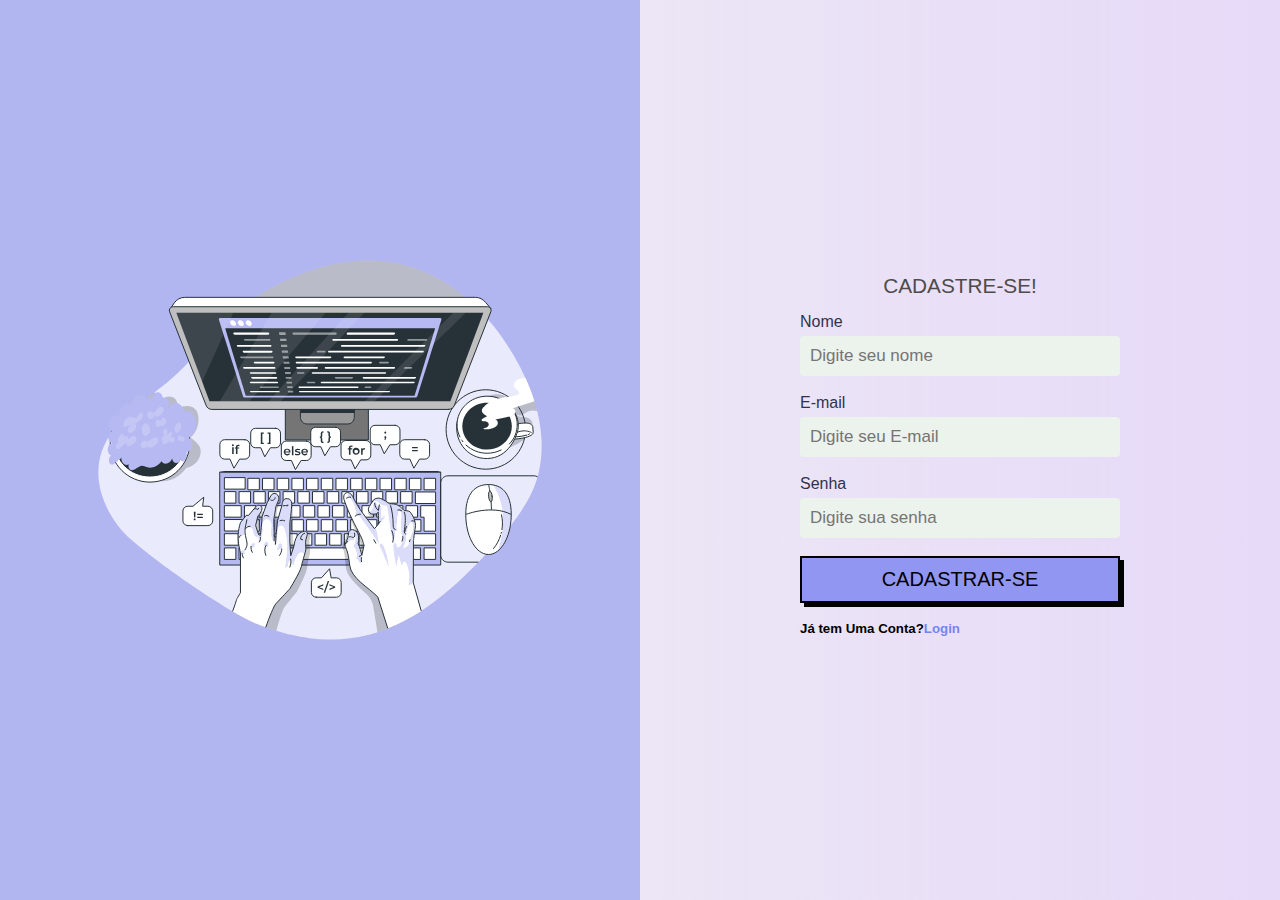
<file: cadastro.html>
<!DOCTYPE html>

<html lang="pt-br">
	<head>
		<meta charset="utf-8">
		<meta name="author" content="@Tallia-Sousa"> 
	    <meta name="keywords" content="sites, web, cadastro, Login">
		<meta http-equiv="X-UA-Compatible" content="IE=edge">
		<meta name="theme-color" content="#9196F2"/>
		<title>cadastro</title>
		<meta name="description" content="Tela De Login">
		<meta name="viewport" content="width=device-width, initial-scale=1">
		<link rel="stylesheet" href="css/style.css">

		<link rel="stylesheet" href="https://cdnjs.cloudflare.com/ajax/libs/font-awesome/6.1.0/css/all.min.css" integrity="sha512-10/jx2EXwxxWqCLX/hHth/vu2KY3jCF70dCQB8TSgNjbCVAC/8vai53GfMDrO2Emgwccf2pJqxct9ehpzG+MTw==" crossorigin="anonymous" referrerpolicy="no-referrer" />
		
	</head>
	<body>
		<div class="icone-voltar">
			<a href="index.html" aria-label="link do icone para voltar a página anterior">
				<i class="fa-solid fa-angle-left"></i>
		</a></div>
		<div class="container-cadastro">
			
			<div class="img-x">
				
				<img src="fotos/cadastro.svg" alt="Imagem tela cadastro">
				
			</div>

			
			  <div class="content-box">
				
				<div class="form-box">
					<legend class="cadastro">Cadastre-se!</legend>
					<form>
						<div class="input-bx">
							<span>Nome</span> 
							<input required type="text" placeholder="Digite seu nome" id="Nome">
						</div>
						<br>
						<div class="input-bx">
							<span>E-mail</span> 
							<input required type="email" placeholder="Digite seu E-mail" id="Email">
						</div>
						<br>
						
						<div class="input-bx">
							<span>Senha</span> 
							<input required type="password" placeholder="Digite sua senha" id=Senha>
						</div>
						<br>
						<div class="input-bx">
							<input type="submit" id="submit" value="Cadastrar-se">
						</div>
						
						<br>
						
						<h5>Já tem Uma  Conta?<a href="login.html" class="linkcadastro">Login</a></h5>
					
					</form>
					
				</div>
			  </div>
		</div>	
		<script src="./jss/sclipt.js"></script>
	</body>
</html>
</file>
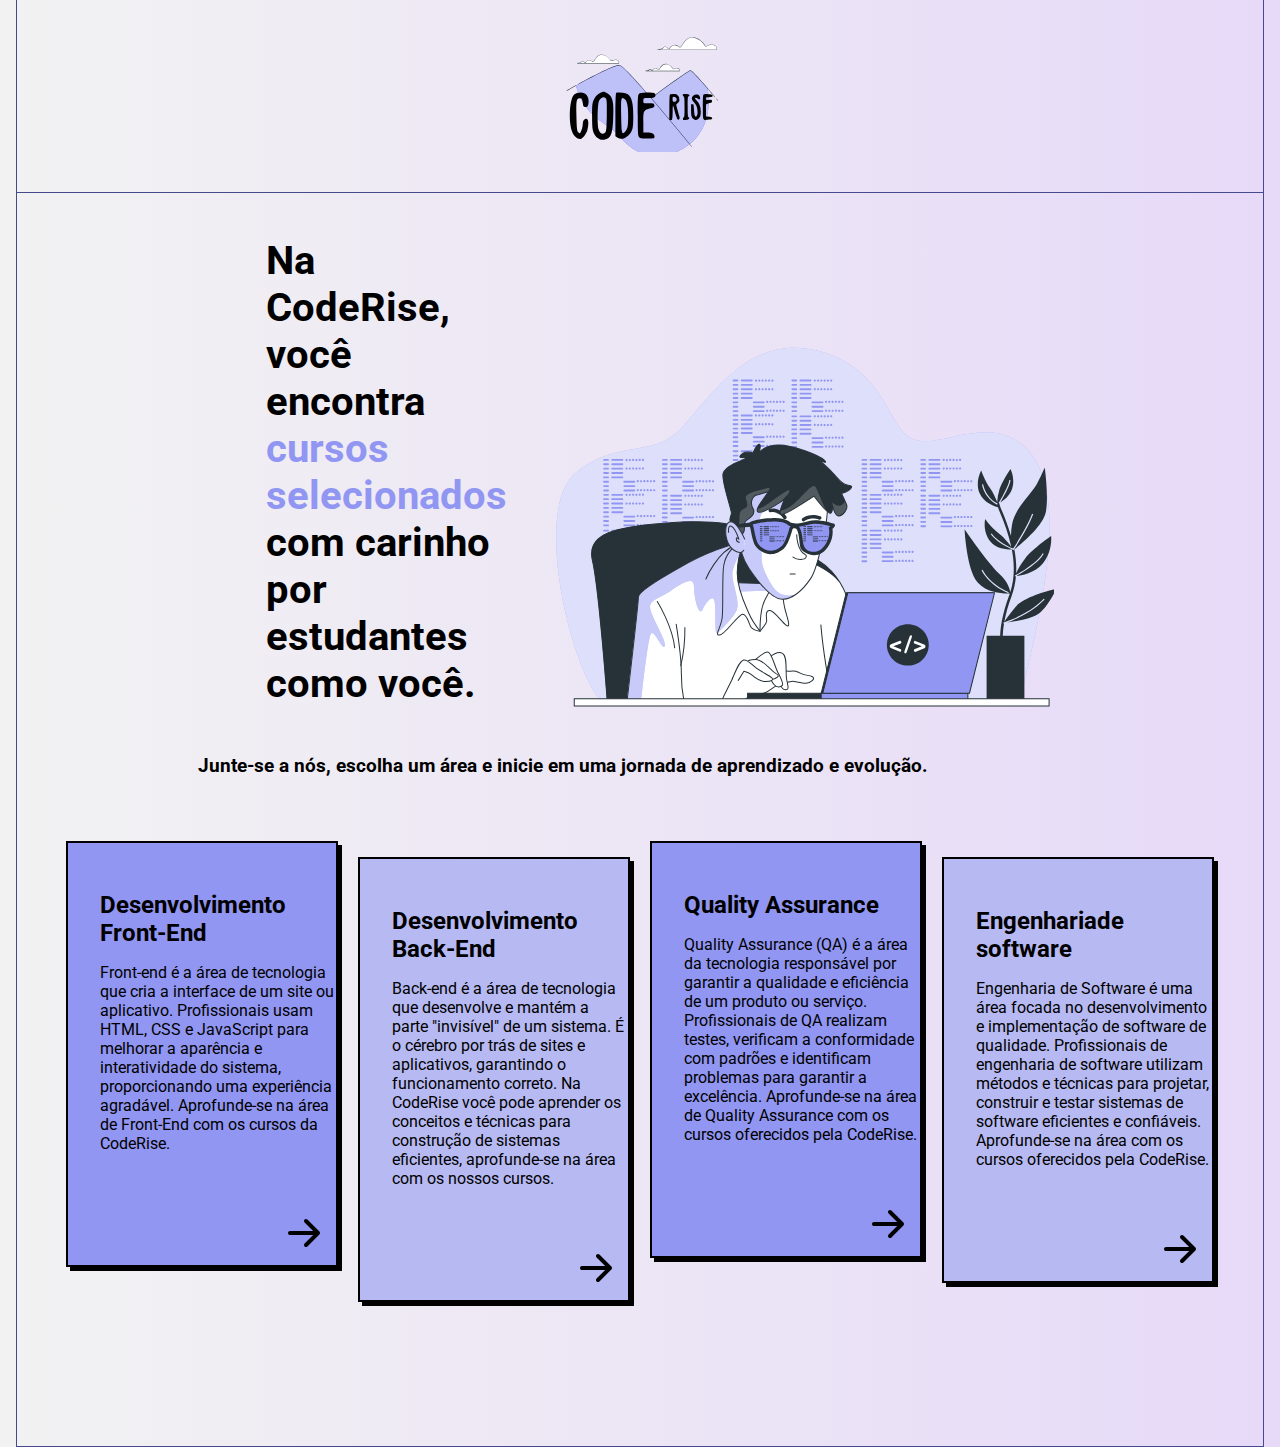
<file: cursos.html>
<!DOCTYPE html>
<html lang="pt-br">
<head>
    <meta charset="UTF-8">
    <meta http-equiv="X-UA-Compatible" content="IE=edge">
    <meta name="viewport" content="width=device-width, initial-scale=1.0">
    <title>Cursos</title>
    <link rel="stylesheet" href="css/stylee.css">
</head>
<body>
    <header id="cabecalho" class="borda">
        <a href="index.html"><img src="fotos/LogoCodeRise.svg" id="logo" alt="logo"></a>
    </header>
    <main class="borda">
        <div class="containerb">
            
                
                
                <div class="textoImge">
                    <h2 class="item-1b">
                        Na CodeRise, você
                        encontra <span class="text-primary">cursos selecionados</span> com carinho por estudantes
                        como você.
                    </h2>
                    
                    <img class= "item-2" src="fotos/GarotoCodando.svg" alt="Garoto Codando">
                </div>
                
                    <h3 class="item-3">
                        Junte-se a nós, escolha um área e inicie
                        em uma jornada de aprendizado e evolução.
                    </h3>
                
        </div>
                
        <section class="courses-section">
            <div class="cards">
                <article class="card">
                    
                    <strong>Desenvolvimento Front-End</strong>
                    <p>
                        Front-end é a área de tecnologia que cria a interface de um site ou aplicativo. Profissionais usam HTML, CSS e JavaScript para melhorar a aparência e interatividade do sistema, proporcionando uma experiência agradável. Aprofunde-se na área de Front-End com os cursos da CodeRise.</p>
                    <a href="#">
                        <img src="fotos/arrow-right.svg" alt="Ir para página do curso">
                    </a>
                </article>
                 <article class="card">
                    
                    <strong>Desenvolvimento Back-End</strong>
                    <p>Back-end é a área de tecnologia que desenvolve e mantém a parte "invisível" de um sistema. É o cérebro por trás de sites e aplicativos, garantindo o funcionamento correto. Na CodeRise você pode aprender os conceitos e técnicas para construção de sistemas eficientes, aprofunde-se na área com os nossos cursos.</p>
                    <a href="#">
                        <img src="fotos/arrow-right.svg" alt="Ir para página do curso">
                    </a>
                </article>
                 <article class="card">
                    
                    <strong>Quality Assurance</strong>
                    <p>Quality Assurance (QA) é a área da tecnologia responsável por garantir a qualidade e eficiência de um produto ou serviço. Profissionais de QA realizam testes, verificam a conformidade com padrões e identificam problemas para garantir a excelência. Aprofunde-se na área de Quality Assurance com os cursos oferecidos pela CodeRise.</p>
                    <a href="#">
                        <img src="fotos/arrow-right.svg" alt="Ir para página do curso">
                    </a>
                </article>
                 <article class="card">
                   
                    <strong>Engenhariade software</strong>
                    <p>Engenharia de Software é uma área focada no desenvolvimento e implementação de software de qualidade. Profissionais de engenharia de software utilizam métodos e técnicas para projetar, construir e testar sistemas de software eficientes e confiáveis. Aprofunde-se na área com os cursos oferecidos pela CodeRise.</p>
                    <a href="#">
                        <img src="fotos/arrow-right.svg" alt="Ir para página do curso">
                    </a>
                </article>
            </div>
        </section>
    </main>
</body>
</html>
</file>
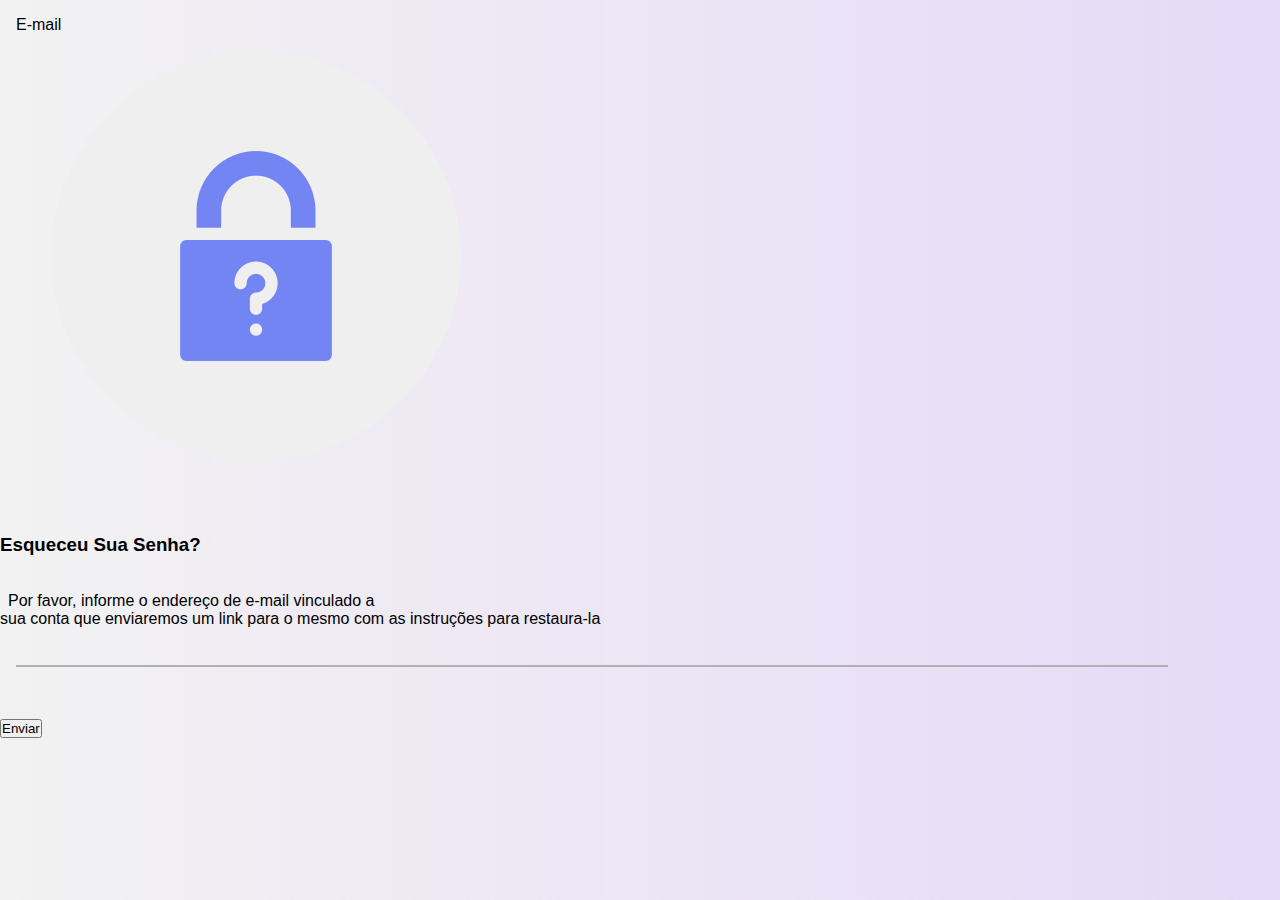
<file: esqueceu a senha.html>
<!DOCTYPE html>
<html lang="pt-br">
	<head>
		<meta charset="utf-8">
		<meta name="author" content="@Tallia-Sousa"> 
	    <meta name="keywords" content="sites, web, cadastro">
		<meta http-equiv="X-UA-Compatible" content="IE=edge">
		<title>Recuperçaõ de senha</title>
		<meta name="description" content="Tela De Cadastro">
		<meta name="viewport" content="width=device-width, initial-scale=1">
		<link rel="stylesheet" href="css/style.css">
		
		<meta name="theme-color" content="#7285f2"/>
		<link rel="stylesheet" href="https://cdnjs.cloudflare.com/ajax/libs/font-awesome/6.1.0/css/all.min.css" integrity="sha512-10/jx2EXwxxWqCLX/hHth/vu2KY3jCF70dCQB8TSgNjbCVAC/8vai53GfMDrO2Emgwccf2pJqxct9ehpzG+MTw==" crossorigin="anonymous" referrerpolicy="no-referrer" />
	<body>

		<div class="fundo-bx">
		            <div class="header">
                      
					 <div class="logo-voltar">
						<a href="login.html" aria-label="link do icone para voltar a página anterior">
							<i class="fa-solid fa-angle-left"></i>
					</a></div> 
					</div>
				
			
				<div class="img-box">
					<img src="fotos/esqueceu-sua-senha(1).png" alt="Imagem cadeado esqueceu sua senha" id="imgb"> 
				</div>
				<br>
				<h3>Esqueceu Sua Senha?</h3> 
				<br><br>
				<div class="texto">
					 <legend id="texto-l">Por favor, informe o
					  endereço de e-mail vinculado
					 a <br>sua conta que enviaremos
					 um link para o mesmo com as
					 instruções para restaura-la
					 </legend>
				 </div>
				 
				
				<div class="f-box">
					<!-- <form-box> -->
					<form action="">
							<div class="input-f">
								
								<input type="text" nome="email" id="email" class="inputuser" required>
								
								<label for="email" class="lab-input">E-mail</label>
							</div>
							
							<br><br>
							
					</form>

					
					<div class="inputbx">
						<input type="submit" value="Enviar" >
					</div>
					
				</div>
				
			</div>
		</body>
		</html>
</file>
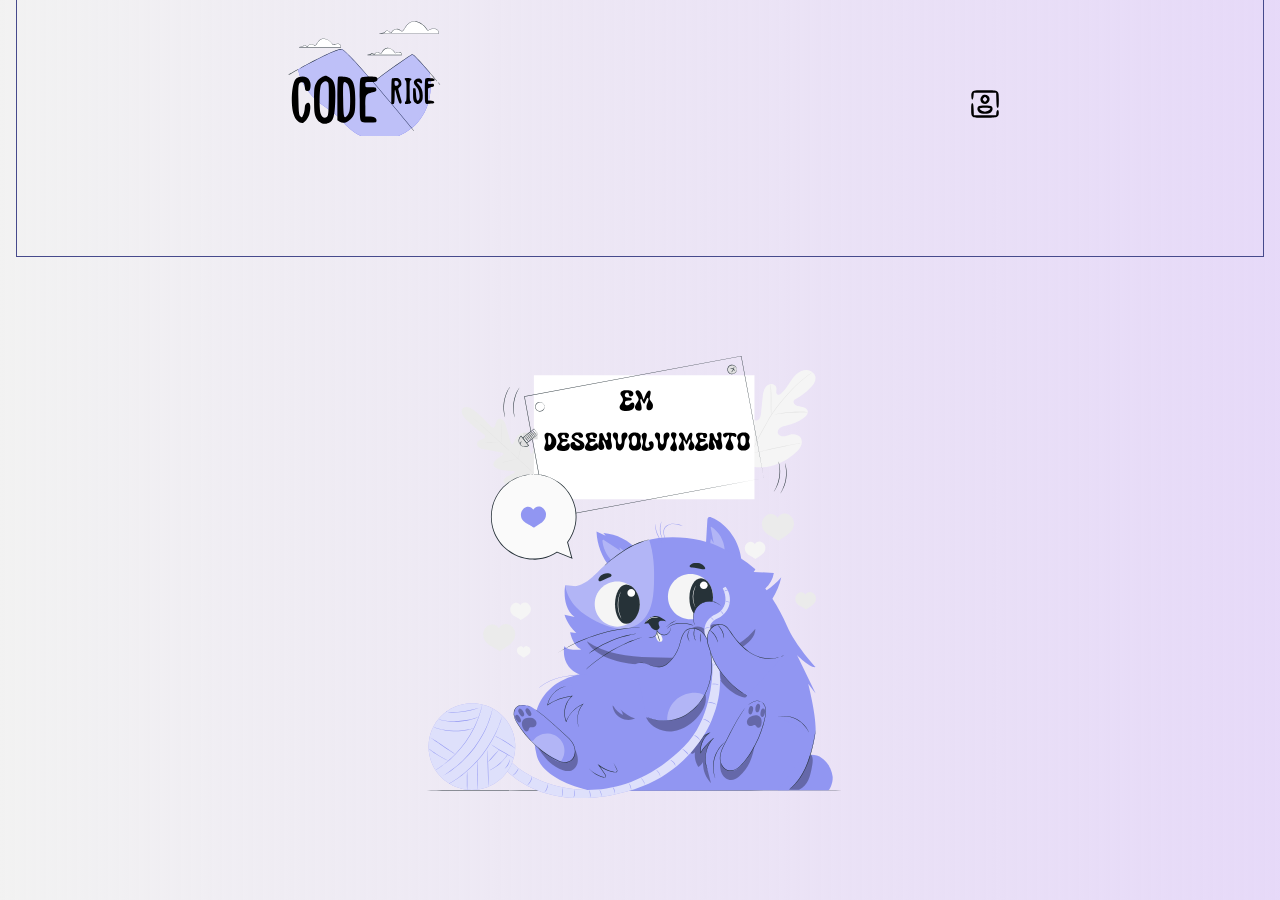
<file: jornadaBack.html>
<!DOCTYPE html>
<html lang="pt-br">
<head>
    <meta charset="utf-8">
    <meta name="author" content="@James Morais"> 
    <meta name="keywords" content="sites, web, Cursos, Jornada Back-End">
    <meta http-equiv="X-UA-Compatible" content="IE=edge">
    <meta name="theme-color" content="#9196F2"/>
    <title>Bases do Desenvolvimento de Software</title>
    <meta name="description" content="Tela De Jornada Back-End">
    <meta name="viewport" content="width=device-width, initial-scale=1">
    <title>Jornada Back-End</title>
    <link rel="stylesheet" href="css/stylee.css">


</head>
<body>
    <header class="borda">
        <nav class="jornada">
            <a href="index.html"><img src="fotos/LogoCodeRise.svg" id="logo" alt="logo"></a>
          <div>
            <a href="perfil.html"><img src="fotos/perfilIcon.svg" alt="icon"></a>
            
          </div>
        </nav>
    </header>
 
        <main>
            <img class="em-dev" src="fotos/EmDev.svg" alt="Em desenvolvimento">
        </main>
  
   <!-- <section class="borda">
        <div class="containerJornada">
            <h2 class="cardJornada">Vídeos</h2>
            <div class="caixaJornada">
                
                <div class="textoJornada">
                    <h3>Antes de começar com o curso de Back-End é importante escolher uma linguagem de programação para aprender.
                        <br><br> Escolha uma das playlists abaixo:</h3>
                    <ul class="ul-anormal">
                        <li><a href="https://www.youtube.com/watch?v=LnORjqZUMIQ&list=PLGxZ4Rq3BOBq0KXHsp5J3PxyFaBIXVs3r">java</a></li>
                        <li><a href="https://www.youtube.com/watch?v=S9uPNppGsGo&list=PLvE-ZAFRgX8hnECDn1v9HNTI71veL3oW0">python</a></li>

                    </ul>
                    <br><br>
                    <h2>
                        Entendendo Back-end para Iniciantes
                    </h2>
                    <p>por Fabio Akita</p>
                </div>
                <div class="container-video">
                    <div class="div-video"><iframe width="560" height="315" src="https://www.youtube.com/embed/Qjk-cSW-jk4" title="YouTube video player" frameborder="0" allow="accelerometer; autoplay; clipboard-write; encrypted-media; gyroscope; picture-in-picture; web-share" allowfullscreen></iframe></div>
                </div>
            </div>
            <div class="caixaJornada">
                <div class="textoJornada">
                    <h2>
                        Desenvolvimento Back-end em Java
                    </h2>
                    <p>por Sergio Delfino</p>
                </div>
                <div class="container-video">
                    <div class="div-video"><iframe width="560" height="315" src="https://www.youtube.com/embed/Dk0uZ1SrY2M" title="YouTube video player" frameborder="0" allow="accelerometer; autoplay; clipboard-write; encrypted-media; gyroscope; picture-in-picture; web-share" allowfullscreen></iframe></div>
                </div>
            </div>

            <div class="caixaJornada">
                <div class="textoJornada">
                    <h2>
                        imersão Back-end
                    </h2>
                    <p>por Flutterando</p>
                </div>
                <div class="container-video">
                    <div class="div-video"><iframe width="560" height="315" src="https://www.youtube.com/embed/kjpGyuoKGVg" title="YouTube video player" frameborder="0" allow="accelerometer; autoplay; clipboard-write; encrypted-media; gyroscope; picture-in-picture; web-share" allowfullscreen></iframe></div>
                </div>
            </div>
        </div>
    </section>
    <section class="borda">
        <div class="containerJornada">
            <h2 class="cardJornada">
                links Úteis
            </h2>
            <br><br>
            <ul class="ul-anormal">
                <li><a href="https://core.ac.uk/download/pdf/153403868.pdf">Deseenvolvimento Back-end </a></li>
            </ul>
        </div>
    </section>
    
    <section class="borda">
        <div class="containerJornada">
            <h2 class="cardJornada">
                Grupo(s)
            </h2>
        </div>
        <br><br>
        <ul class="ul-anormal">
            <li>
                <a href="#">BackendTelegram</a>
            </li>
        </ul>
    </section>-->
</main>
</body>
</html>
</file>
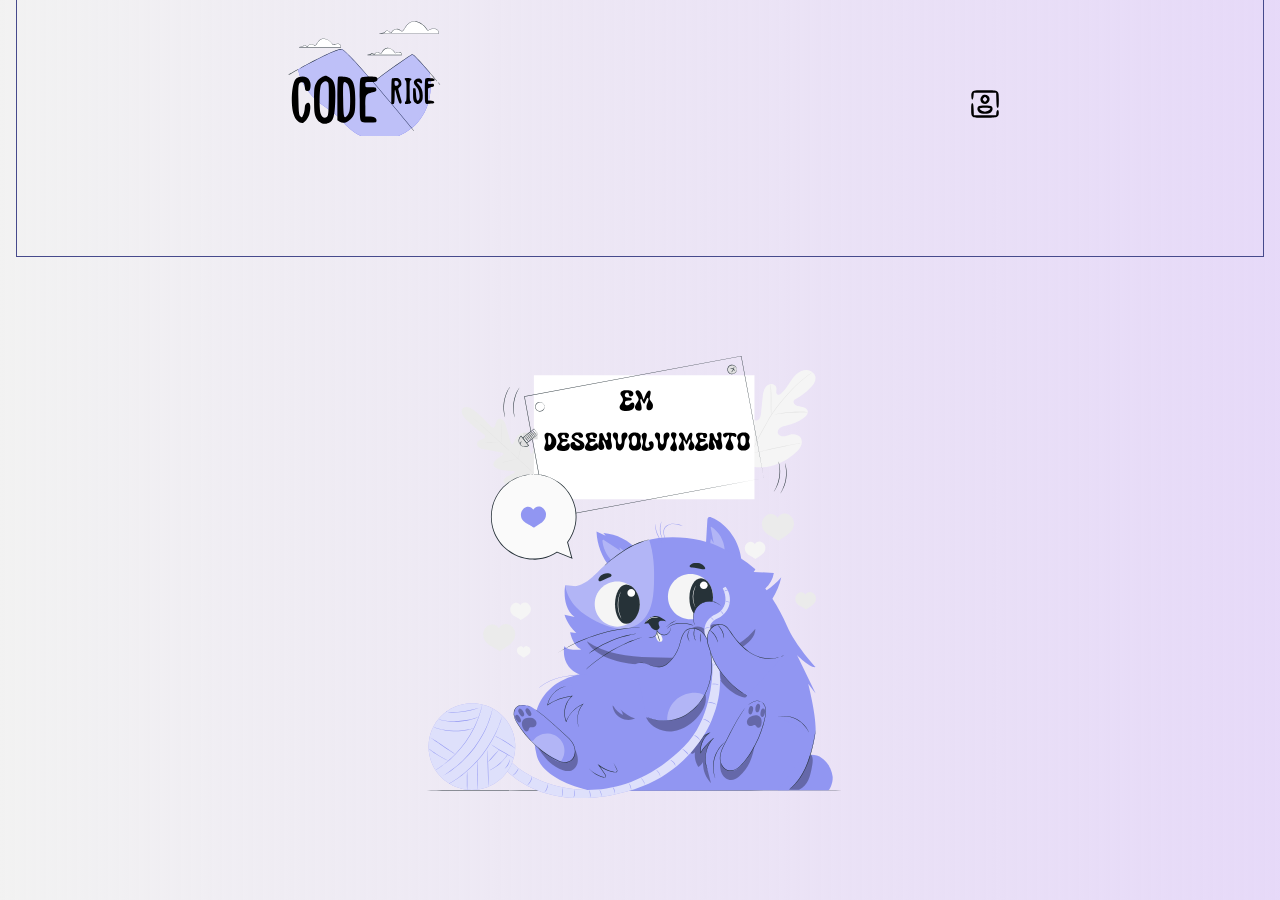
<file: jornadaBases.html>
<!DOCTYPE html>
<html lang="pt-br">
<head>
    
    <meta charset="utf-8">
    <meta name="author" content="@James Morais"> 
    <meta name="keywords" content="sites, web, Cursos, Jornada Bases">
    <meta http-equiv="X-UA-Compatible" content="IE=edge">
    <meta name="theme-color" content="#9196F2"/>
    <title>Bases do Desenvolvimento de Software</title>
    <meta name="description" content="Tela De Jornada Bases">
    <meta name="viewport" content="width=device-width, initial-scale=1">
    <link rel="stylesheet" href="css/stylee.css">
</head>
<body>
    <header class="borda">
        <nav class="jornada">
            <a href="index.html"><img src="fotos/LogoCodeRise.svg" id="logo" alt="logo"></a>
          <div>
            <a href="perfil.html"><img src="fotos/perfilIcon.svg" alt="icon"></a>
          </div>
        </nav>
    </header>
<main>
    <img class="em-dev" src="fotos/EmDev.svg" alt="Em desenvolvimento">
   <!-- <section class="borda">
        <div class="containerJornada">
            <h2 class="cardJornada">Linguagens</h2>
            <div class="caixaJornada">
                <div class="textoJornada">
                    <h2>
                        Início Rápido em
                        Teste de Software
                    </h2>
                    <p>por Iterasys</p>
                </div>
                <div class="container-video">
                    <div class="div-video"><iframe width="560" height="315" src="https://www.youtube.com/embed/videoseries?list=PL-AKz4Dl9nK-8-IQRxeouw8cYRfsyKO9f" title="YouTube video player" frameborder="0" allow="accelerometer; autoplay; clipboard-write; encrypted-media; gyroscope; picture-in-picture; web-share" allowfullscreen></iframe></div>
                </div>
            </div>
            <div class="caixaJornada">
                <div class="textoJornada">
                    <h2>
                        Início Rápido em
                        Teste de Software
                    </h2>
                    <p>por Iterasys</p>
                </div>
                <div class="container-video">
                    <div class="div-video"><iframe width="560" height="315" src="https://www.youtube.com/embed/videoseries?list=PL-AKz4Dl9nK-8-IQRxeouw8cYRfsyKO9f" title="YouTube video player" frameborder="0" allow="accelerometer; autoplay; clipboard-write; encrypted-media; gyroscope; picture-in-picture; web-share" allowfullscreen></iframe></div>
                </div>
            </div>
        </div>
        <div class="containerJornada">
            <h2 class="cardJornada">Vídeos</h2>
            <div class="caixaJornada">
                <div class="textoJornada">
                    <h2>
                        Início Rápido em
                        Teste de Software
                    </h2>
                    <p>por Iterasys</p>
                </div>
                <div class="container-video">
                    <div class="div-video"><iframe width="560" height="315" src="https://www.youtube.com/embed/videoseries?list=PL-AKz4Dl9nK-8-IQRxeouw8cYRfsyKO9f" title="YouTube video player" frameborder="0" allow="accelerometer; autoplay; clipboard-write; encrypted-media; gyroscope; picture-in-picture; web-share" allowfullscreen></iframe></div>
                </div>
            </div>
            <div class="caixaJornada">
                <div class="textoJornada">
                    <h2>
                        Início Rápido em
                        Teste de Software
                    </h2>
                    <p>por Iterasys</p>
                </div>
                <div class="container-video">
                    <div class="div-video"><iframe width="560" height="315" src="https://www.youtube.com/embed/videoseries?list=PL-AKz4Dl9nK-8-IQRxeouw8cYRfsyKO9f" title="YouTube video player" frameborder="0" allow="accelerometer; autoplay; clipboard-write; encrypted-media; gyroscope; picture-in-picture; web-share" allowfullscreen></iframe></div>
                </div>
            </div>
        </div>
    </section>
    <section class="borda">
        <div class="containerJornada">
            <h2 class="cardJornada">
                Documentos
            </h2>
        </div>
    </section>
    
    <section class="borda">
        <div class="containerJornada">
            <h2 class="cardJornada">
                Grupo(s)
            </h2>
        </div>
    </section>-->
</main>
</body>
</html>
</file>
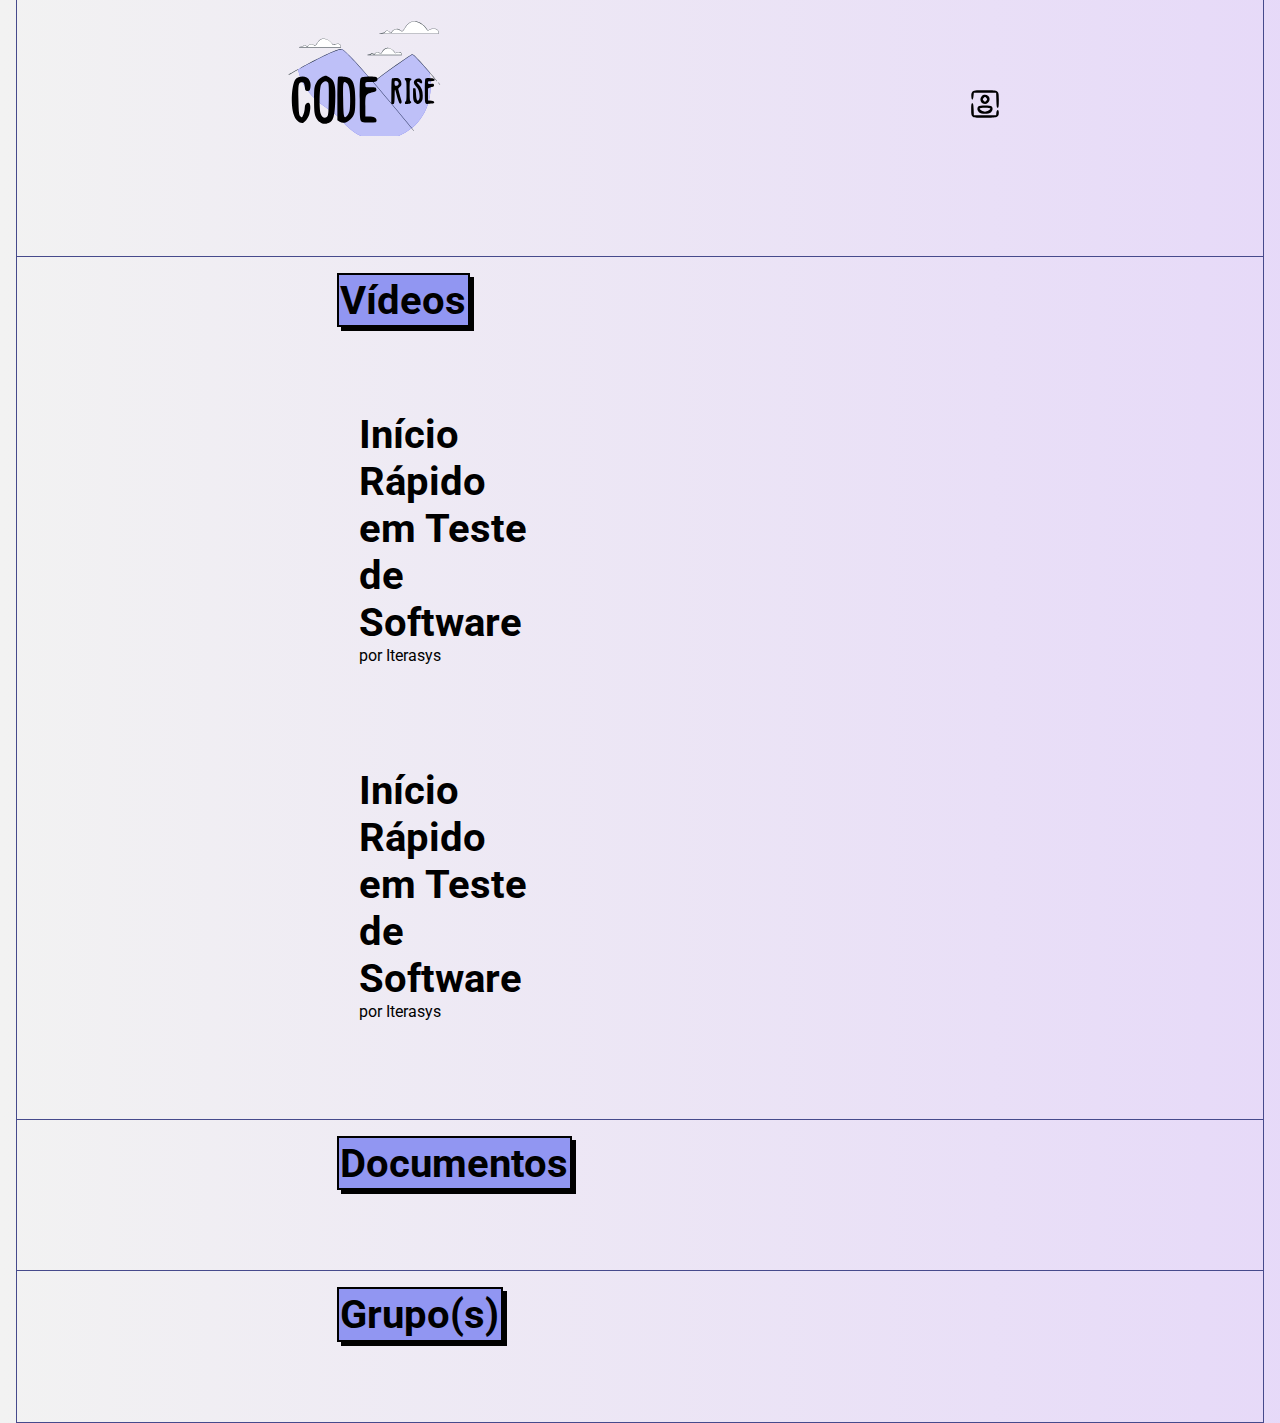
<file: jornadaES.html>
<!DOCTYPE html>
<html lang="pt-br">
<head>
    <meta charset="UTF-8">
    <meta http-equiv="X-UA-Compatible" content="IE=edge">
    <meta name="viewport" content="width=device-width, initial-scale=1.0">
    <title>Jornada Engenharia de Software</title>
    <link rel="stylesheet" href="css/stylee.css">
</head>
<body>
    <header class="borda">
        <nav class="jornada">
            <a href="index.html"><img src="fotos/LogoCodeRise.svg" id="logo" alt="logo"></a>
          <div>
            <a href="perfil.html"><img src="fotos/perfilIcon.svg" alt="icon"></a>
          </div>
        </nav>
    </header>
    <section class="borda">
        <div class="containerJornada">
            <h2 class="cardJornada">Vídeos</h2>
            <div class="caixaJornada">
                <div class="textoJornada">
                    <h2>
                        Início Rápido em
                        Teste de Software
                    </h2>
                    <p>por Iterasys</p>
                </div>
                <div class="container-video">
                    <div class="div-video"><iframe width="560" height="315" src="https://www.youtube.com/embed/videoseries?list=PL-AKz4Dl9nK-8-IQRxeouw8cYRfsyKO9f" title="YouTube video player" frameborder="0" allow="accelerometer; autoplay; clipboard-write; encrypted-media; gyroscope; picture-in-picture; web-share" allowfullscreen></iframe></div>
                </div>
            </div>
            <div class="caixaJornada">
                <div class="textoJornada">
                    <h2>
                        Início Rápido em
                        Teste de Software
                    </h2>
                    <p>por Iterasys</p>
                </div>
                <div class="container-video">
                    <div class="div-video"><iframe width="560" height="315" src="https://www.youtube.com/embed/videoseries?list=PL-AKz4Dl9nK-8-IQRxeouw8cYRfsyKO9f" title="YouTube video player" frameborder="0" allow="accelerometer; autoplay; clipboard-write; encrypted-media; gyroscope; picture-in-picture; web-share" allowfullscreen></iframe></div>
                </div>
            </div>
        </div>
    </section>
    <section class="borda">
        <div class="containerJornada">
            <h2 class="cardJornada">
                Documentos
            </h2>
        </div>
    </section>
    
    <section class="borda">
        <div class="containerJornada">
            <h2 class="cardJornada">
                Grupo(s)
            </h2>
        </div>
    </section>
</main>
</body>
</html>
</file>
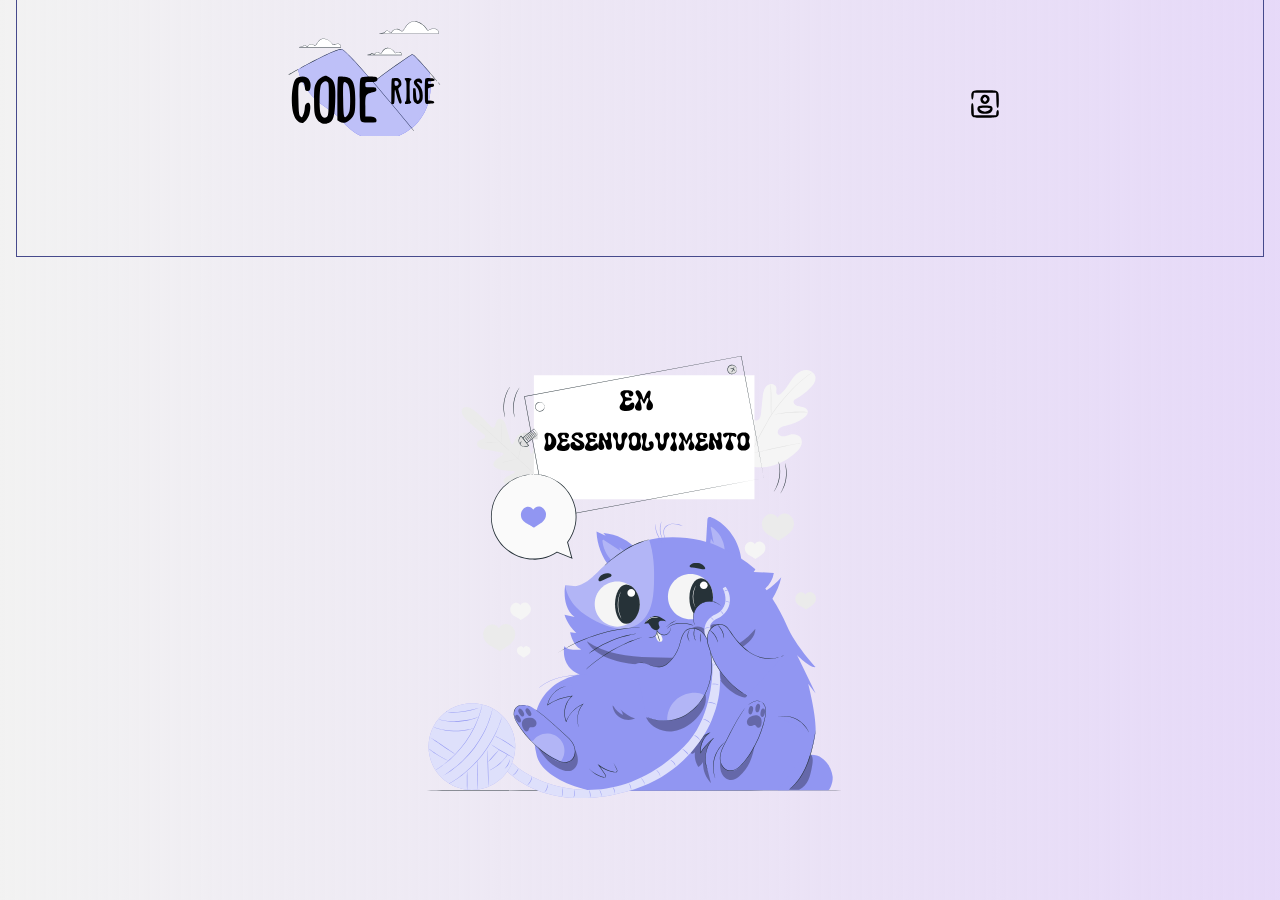
<file: jornadaFront.html>
<!DOCTYPE html>
<html lang="pt-br">
<head>
  
    
    <title>Jornada Front-end</title>
    <link rel="stylesheet" href="css/stylee.css">
    <meta charset="utf-8">
    <meta name="author" content="@James Morais"> 
    <meta name="keywords" content="sites, web,  Jornada Front-End">
    <meta http-equiv="X-UA-Compatible" content="IE=edge">
    <meta name="theme-color" content="#9196F2"/>
    <meta name="description" content="Tela De Jornada Front-End">
    <meta name="viewport" content="width=device-width, initial-scale=1">
    <link rel="stylesheet" href="css/stylee.css">
</head>
<body>
    <header class="borda">
        <nav class="jornada">
            <a href="index.html"><img src="fotos/LogoCodeRise.svg" id="logo" alt="logo"></a>
          <div>
            <a href="perfil.html"><img src="fotos/perfilIcon.svg" alt="icon"></a>
          </div>
        </nav>
    </header>
    <main>
        <img class="em-dev" src="fotos/EmDev.svg" alt="Em desenvolvimento">
         <!--<<section class="borda">
            <div class="containerJornada">
                <h2 class="cardJornada">Vídeos</h2>
                <div class="caixaJornada">
                    <div class="textoJornada">
                        <h2>
                            Início Rápido em
                            Teste de Software
                        </h2>
                        <p>por Iterasys</p>
                    </div>
                    <div class="container-video">
                        <div class="div-video"><iframe width="560" height="315" src="https://www.youtube.com/embed/videoseries?list=PL-AKz4Dl9nK-8-IQRxeouw8cYRfsyKO9f" title="YouTube video player" frameborder="0" allow="accelerometer; autoplay; clipboard-write; encrypted-media; gyroscope; picture-in-picture; web-share" allowfullscreen></iframe></div>
                    </div>
                </div>
                <div class="caixaJornada">
                    <div class="textoJornada">
                        <h2>
                            Início Rápido em
                            Teste de Software
                        </h2>
                        <p>por Iterasys</p>
                    </div>
                    <div class="container-video">
                        <div class="div-video"><iframe width="560" height="315" src="https://www.youtube.com/embed/videoseries?list=PL-AKz4Dl9nK-8-IQRxeouw8cYRfsyKO9f" title="YouTube video player" frameborder="0" allow="accelerometer; autoplay; clipboard-write; encrypted-media; gyroscope; picture-in-picture; web-share" allowfullscreen></iframe></div>
                    </div>
                </div>
            </div>
        </section>
        <section class="borda">
            <div class="containerJornada">
                <h2 class="cardJornada">
                    Documentos
                </h2>
            </div>
        </section>
        
        <section class="borda">
            <div class="containerJornada">
                <h2 class="cardJornada">
                    Grupo(s)
                </h2>
            </div>
        </section>-->
    </main>
</body>
</html>
</file>
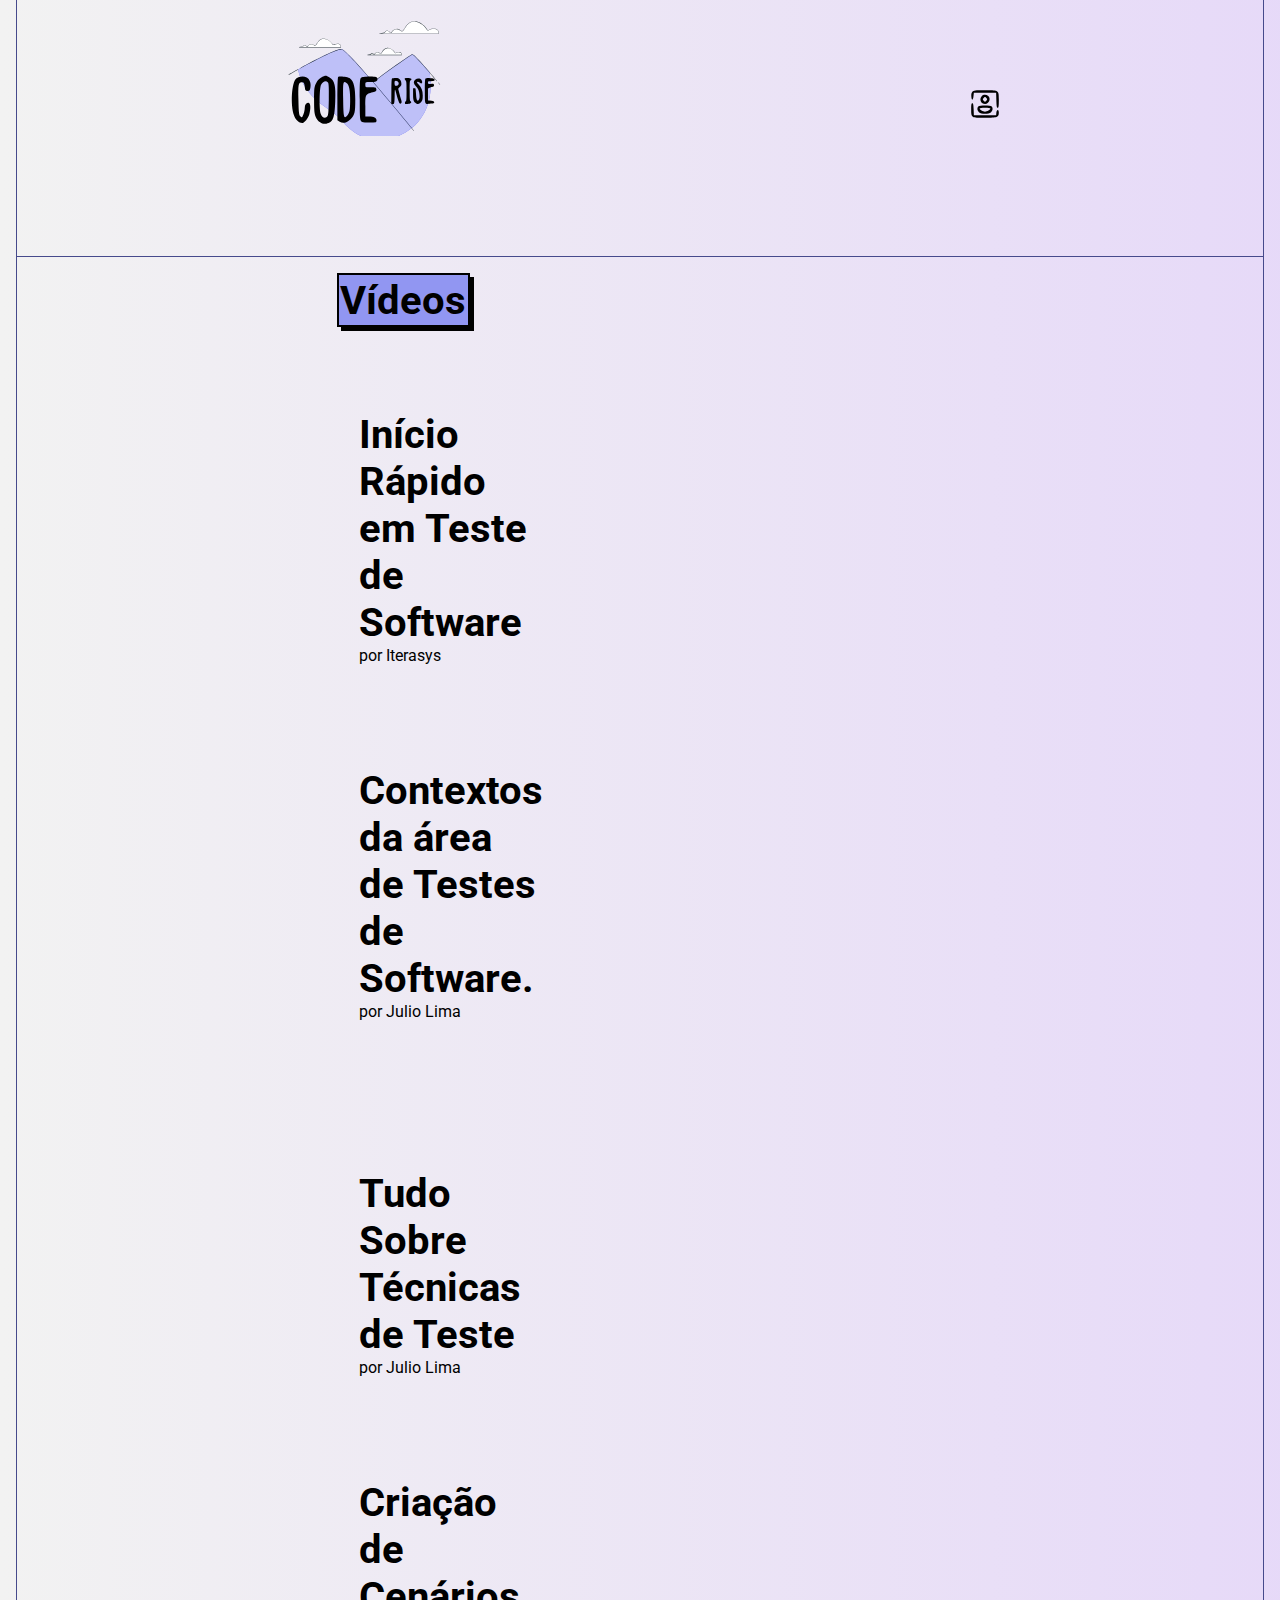
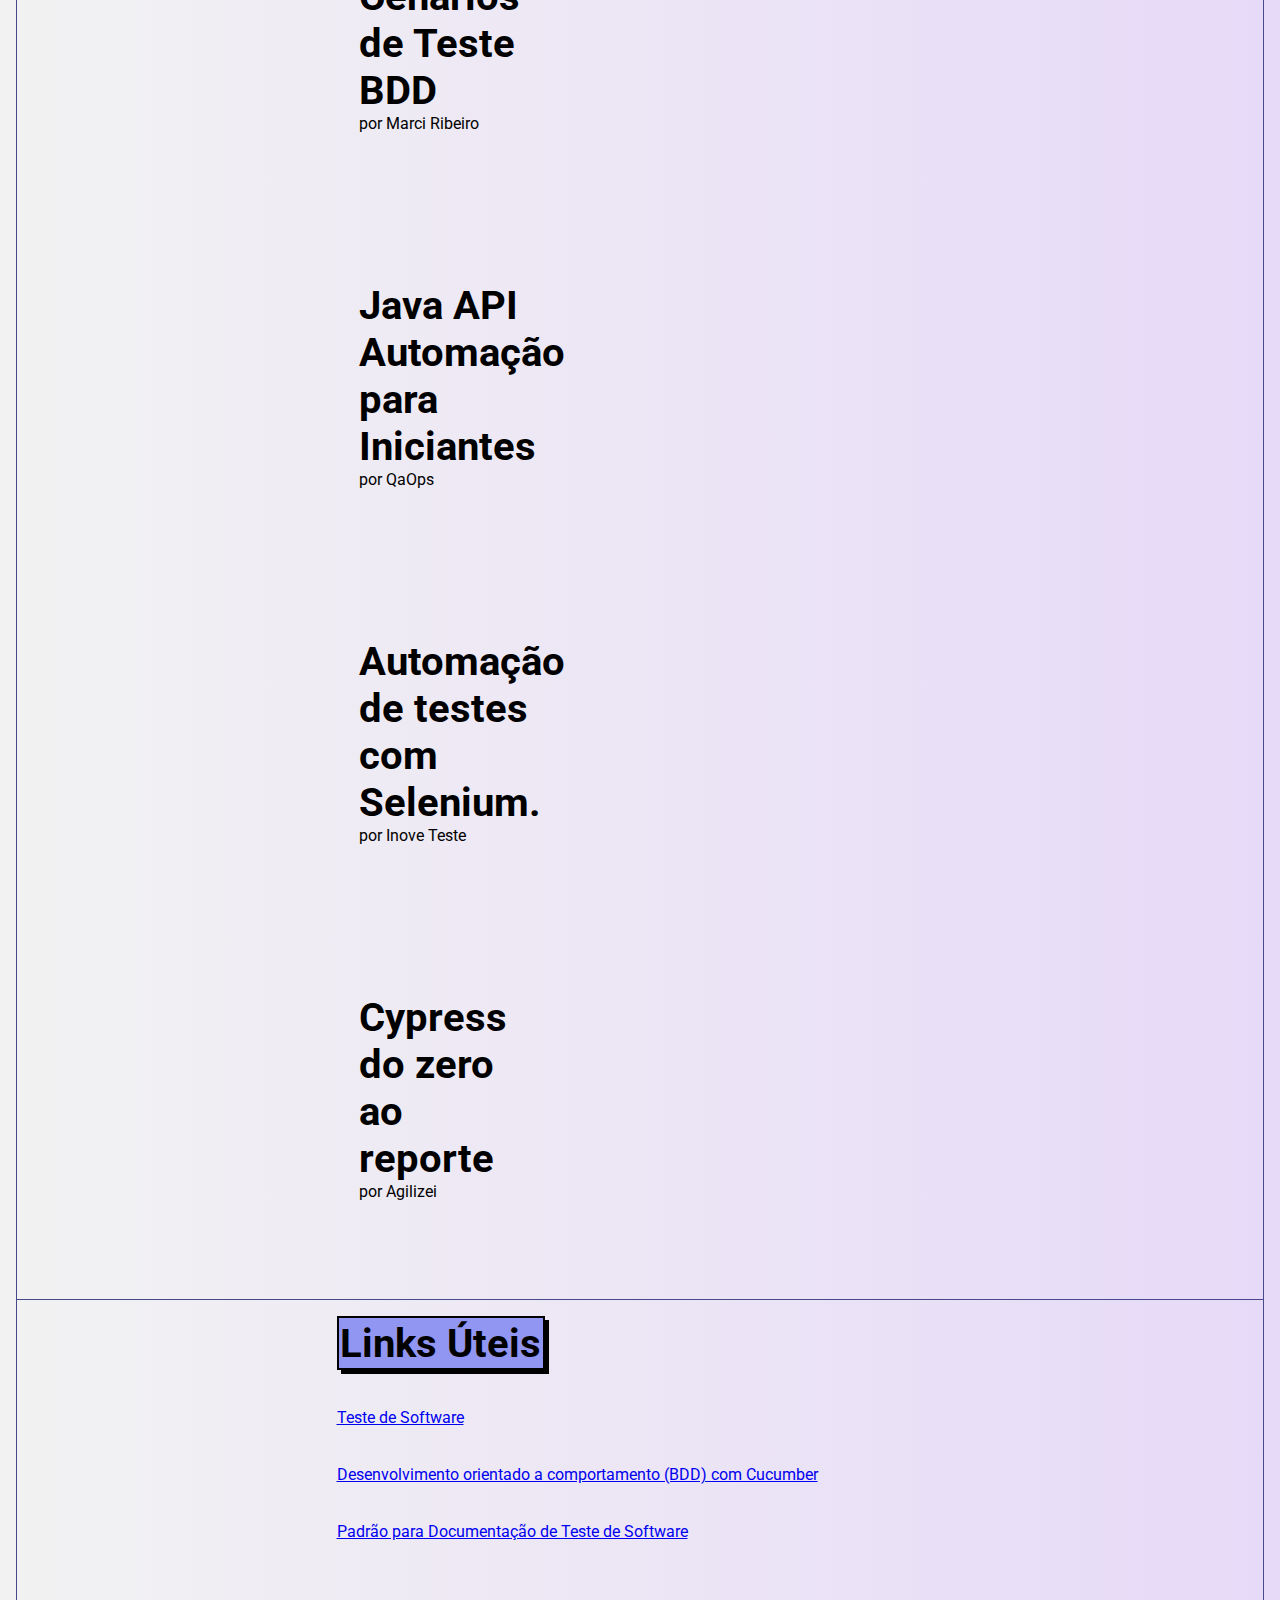
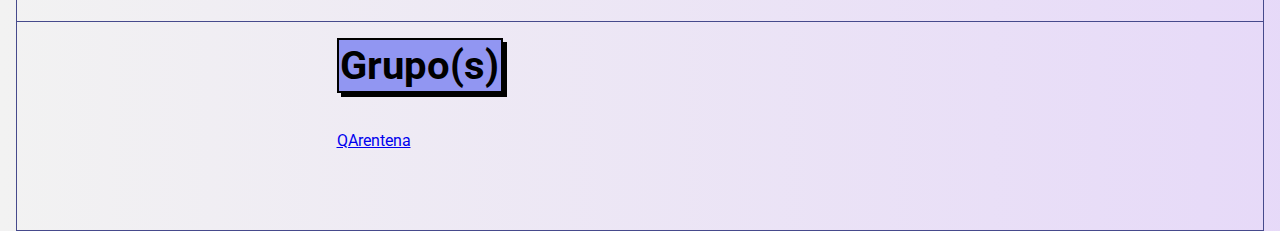
<file: jornadaQA.html>
<!DOCTYPE html>
<html lang="pt-br">
<head>
    <meta charset="utf-8">
    <meta name="author" content="@James Morais"> 
    <meta name="keywords" content="sites, web, Cursos, Jornada QA">
    <meta http-equiv="X-UA-Compatible" content="IE=edge">
    <meta name="theme-color" content="#9196F2"/>
    <title>Jornada QA</title>
    <meta name="description" content="Tela De Jornada QA">
    <meta name="viewport" content="width=device-width, initial-scale=1">
    <link rel="stylesheet" href="css/stylee.css">
</head>
<body>
    <header class="borda">
        <nav class="jornada">
            <a href="index.html"><img src="fotos/LogoCodeRise.svg" id="logo" alt="logo"></a>
          <div>
            <img src="fotos/perfilIcon.svg" alt="icon">
          </div>
        </nav>
    </header>
    <main>
        <section class="borda">
            <div class="containerJornada">
                <h2 class="cardJornada">Vídeos</h2>
                <div class="caixaJornada">
                    <div class="textoJornada">
                        <h2>
                            Início Rápido em
                            Teste de Software
                        </h2>
                        <p>por Iterasys</p>
                    </div>
                    <div class="container-video">
                        <div class="div-video"><iframe width="560" height="315" src="https://www.youtube.com/embed/videoseries?list=PL-AKz4Dl9nK-8-IQRxeouw8cYRfsyKO9f" title="YouTube video player" frameborder="0" allow="accelerometer; autoplay; clipboard-write; encrypted-media; gyroscope; picture-in-picture; web-share" allowfullscreen></iframe></div>
                    </div>
                </div>
               
                <div class="caixaJornada">
                    <div class="textoJornada">
                        <h2>
                            Contextos da área de Testes de Software.
                        </h2>
                        <p>por Julio Lima</p>
                        
                    </div>
                    <div class="container-video">
                        <div class="div-video"><iframe width="560" height="315" src="https://www.youtube.com/embed/videoseries?list=PLf8x7B3nFTl3EouPsBoqgbatKti9liVyj" title="YouTube video player" frameborder="0" allow="accelerometer; autoplay; clipboard-write; encrypted-media; gyroscope; picture-in-picture; web-share" allowfullscreen></iframe></div>
                    </div>
                </div>

                <div class="caixaJornada">
                    <div class="textoJornada">
                        <h2>
                           Tudo Sobre  Técnicas de Teste
                        </h2>
                        <p>por Julio Lima</p>
                    </div>
                    <div class="container-video">
                        <div class="div-video"><iframe width="560" height="315" src="https://www.youtube.com/embed/videoseries?list=PLf8x7B3nFTl1H65q7ozKlZFZjD7X2BZCE" title="YouTube video player" frameborder="0" allow="accelerometer; autoplay; clipboard-write; encrypted-media; gyroscope; picture-in-picture; web-share" allowfullscreen></iframe></div>
                    </div>
                </div>

                <div class="caixaJornada">
                    <div class="textoJornada">
                        <h2>
                            Criação de Cenários de Teste BDD
                        </h2>
                        <p>por  Marci Ribeiro</p>
                    </div>
                    <div class="container-video">
                        <div class="div-video"><iframe width="560" height="315" src="https://www.youtube.com/embed/d3L78k3drkY" title="YouTube video player" frameborder="0" allow="accelerometer; autoplay; clipboard-write; encrypted-media; gyroscope; picture-in-picture; web-share" allowfullscreen></iframe></div>
                    </div>
                </div>

                <div class="caixaJornada">
                    <div class="textoJornada">
                        <h2>
                            Java API Automação para Iniciantes
                        </h2>
                        <p>por QaOps</p>
                        
                    </div>
                    <div class="container-video">
                        <div class="div-video"><iframe width="560" height="315" src="https://www.youtube.com/embed/videoseries?list=PLhJTa4U57yUudc7E3e5vAU7EPGs-rAjdn" title="YouTube video player" frameborder="0" allow="accelerometer; autoplay; clipboard-write; encrypted-media; gyroscope; picture-in-picture; web-share" allowfullscreen></iframe></div>
                    </div>
                </div>

                <div class="caixaJornada">
                    <div class="textoJornada">
                        <h2>
                            Automação de testes com Selenium.
                        </h2>
                        <p>por Inove Teste</p>
                        
                    </div>
                    <div class="container-video">
                        <div class="div-video"><iframe width="560" height="315" src="https://www.youtube.com/embed/videoseries?list=PLedtsFT8ymsgVCqgLvPiSrfYeGdujcqvv" title="YouTube video player" frameborder="0" allow="accelerometer; autoplay; clipboard-write; encrypted-media; gyroscope; picture-in-picture; web-share" allowfullscreen></iframe></div>
                    </div>
                </div>

                <div class="caixaJornada">
                    <div class="textoJornada">
                        <h2>
                            Cypress do zero ao reporte
                        </h2>
                        <p>por Agilizei</p>
                        
                    </div>
                    <div class="container-video">
                        <div class="div-video"><iframe width="560" height="315" src="https://www.youtube.com/embed/videoseries?list=PLnUo-Rbc3jjyx5BVnG8MB7vNd5ecu2yP1" title="YouTube video player" frameborder="0" allow="accelerometer; autoplay; clipboard-write; encrypted-media; gyroscope; picture-in-picture; web-share" allowfullscreen></iframe></div>
                    </div>
                </div>
               
                
            </div>
        </section>
        <section class="borda">
            <div class="containerJornada">
                <h2 class="cardJornada">
                    Links Úteis
                </h2>
                <br><br>
                <ul class="ul-anormal">
                    <li>
                        <a href="https://edisciplinas.usp.br/pluginfile.php/1196441/mod_resource/content/1/Aula09_TesteSoftware_Parte1.pdf">Teste de Software</a>
                    </li>
                    <br><br>
                    <li>
                        <a href="https://www.devmedia.com.br/desenvolvimento-orientado-a-comportamento-bdd-com-cucumber/33547">Desenvolvimento orientado a comportamento (BDD) com Cucumber</a>
                    </li>
                    <br><br>
                    <li>
                        <a href="https://www.devmedia.com.br/padrao-para-documentacao-de-teste-de-software/26534">Padrão para Documentação de Teste de Software</a>
                    </li>
                </ul>
            </div>
        </section>
        
        <section class="borda">
            <div class="containerJornada">
                <h2 class="cardJornada">
                    Grupo(s)
                </h2>
                <br><br>
                <ul class="ul-anormal">
                    <li>
                        <a href="https://t.me/s/qa_rentena?before=577">QArentena</a>
                    </li>
                </ul>
            </div>
        </section>
    </main>
</body>
</html>
</file>
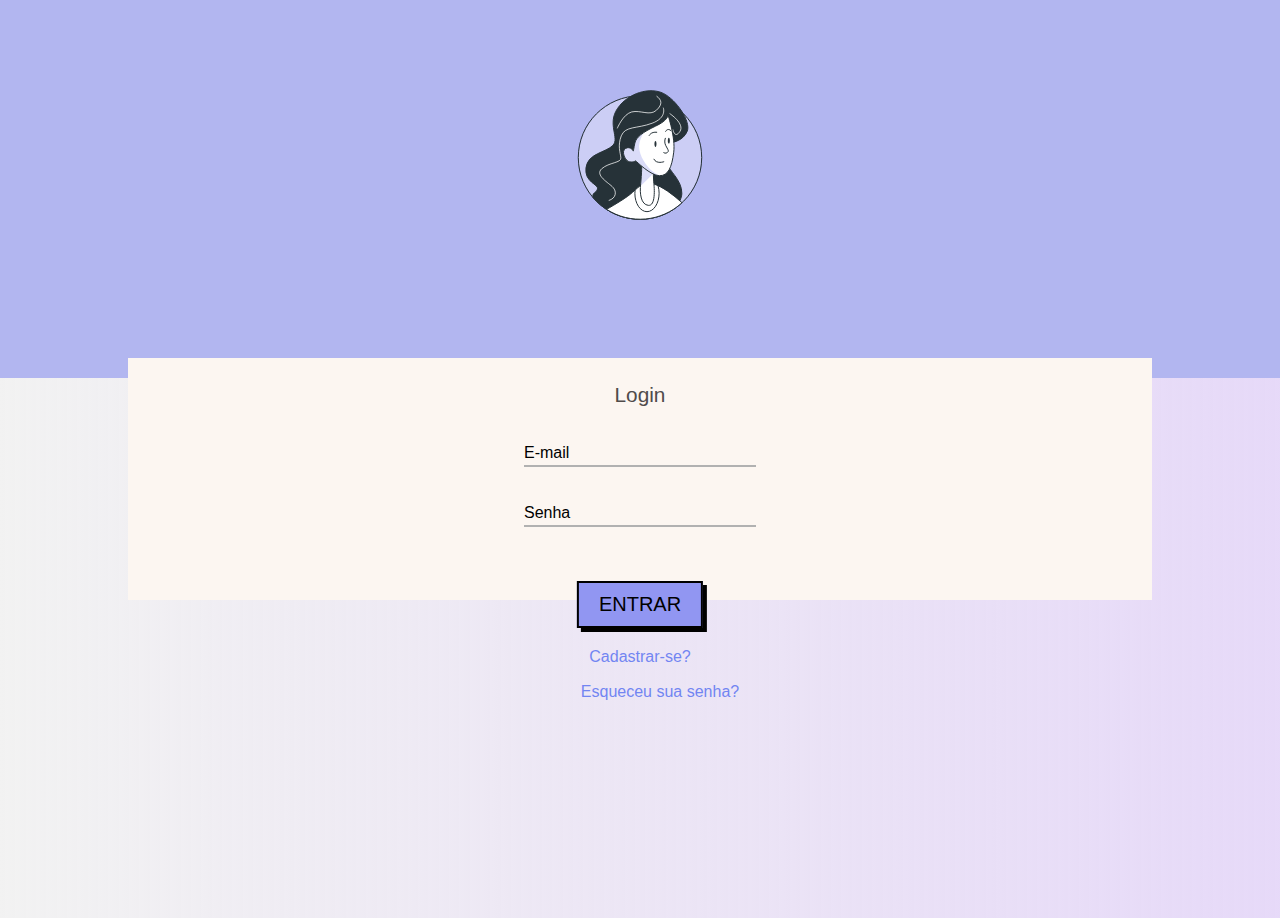
<file: login.html>
<!DOCTYPE html>
<html lang="pt-br">
	<head>
		<meta charset="utf-8">
		<meta name="author" content="@Tallia-Sousa"> 
	    <meta name="keywords" content="sites, web, cadastro">
		<meta http-equiv="X-UA-Compatible" content="IE=edge">
		<title>Login</title>
		<meta name="description" content="Tela De Cadastro">
		<meta name="viewport" content="width=device-width, initial-scale=1">
		<link rel="stylesheet" href="css/style.css">
		<meta name="theme-color" content="#9196F2"/>
		<link rel="stylesheet" href="https://cdnjs.cloudflare.com/ajax/libs/font-awesome/6.1.0/css/all.min.css" integrity="sha512-10/jx2EXwxxWqCLX/hHth/vu2KY3jCF70dCQB8TSgNjbCVAC/8vai53GfMDrO2Emgwccf2pJqxct9ehpzG+MTw==" crossorigin="anonymous" referrerpolicy="no-referrer" />
	</head>
	<body> 
           <div class="header-login">
	            	
                 <div class="icone-voltar">
			            <a href="index.html" aria-label="link do icone para
			             voltar a página inicial do site"><i class="fa-solid fa-angle-left"></i>
		                </a></div>

		                
	             	<img src="fotos/login.svg" class="img-l" alt="Imagem tela login" id="img-login"> 
                    
	            	
	            </div>

                 
	               <div class="container-login">
	           
	     <div class="box-form">
					
					<form action="">
						
							 
						     
							<legend class="login">Login</legend>
							
							<div class="input-form">
								
								<input required type="text" nome="e-mail" id="e-mail"  class="inputUser">
								<label for="e-mail" class="label-input">E-mail</label>
							</div>
							
							<div class="input-form">
							
								<input required type="password" id="senha" name="senha" class="inputUser">
								<label for="senha" class="label-input">Senha</label>
							</div>
							<br><br>
							
						  <div class="input-b">

							<input type="submit" id="submit" value="Entrar">
                     </div>
						
					</form>
				
					
					<legend class="link-cadastro "><a href="cadastro.html" class="link">Cadastrar-se?</a></legend>
					
					<p class="link-senha"><a href="senha.html"
						 class="link">Esqueceu sua senha?</a></p>
			</div>

					
			
		</div>

                <script src="./jss/sclipt.js"></script>

			  </body>
					
</html>
</file>
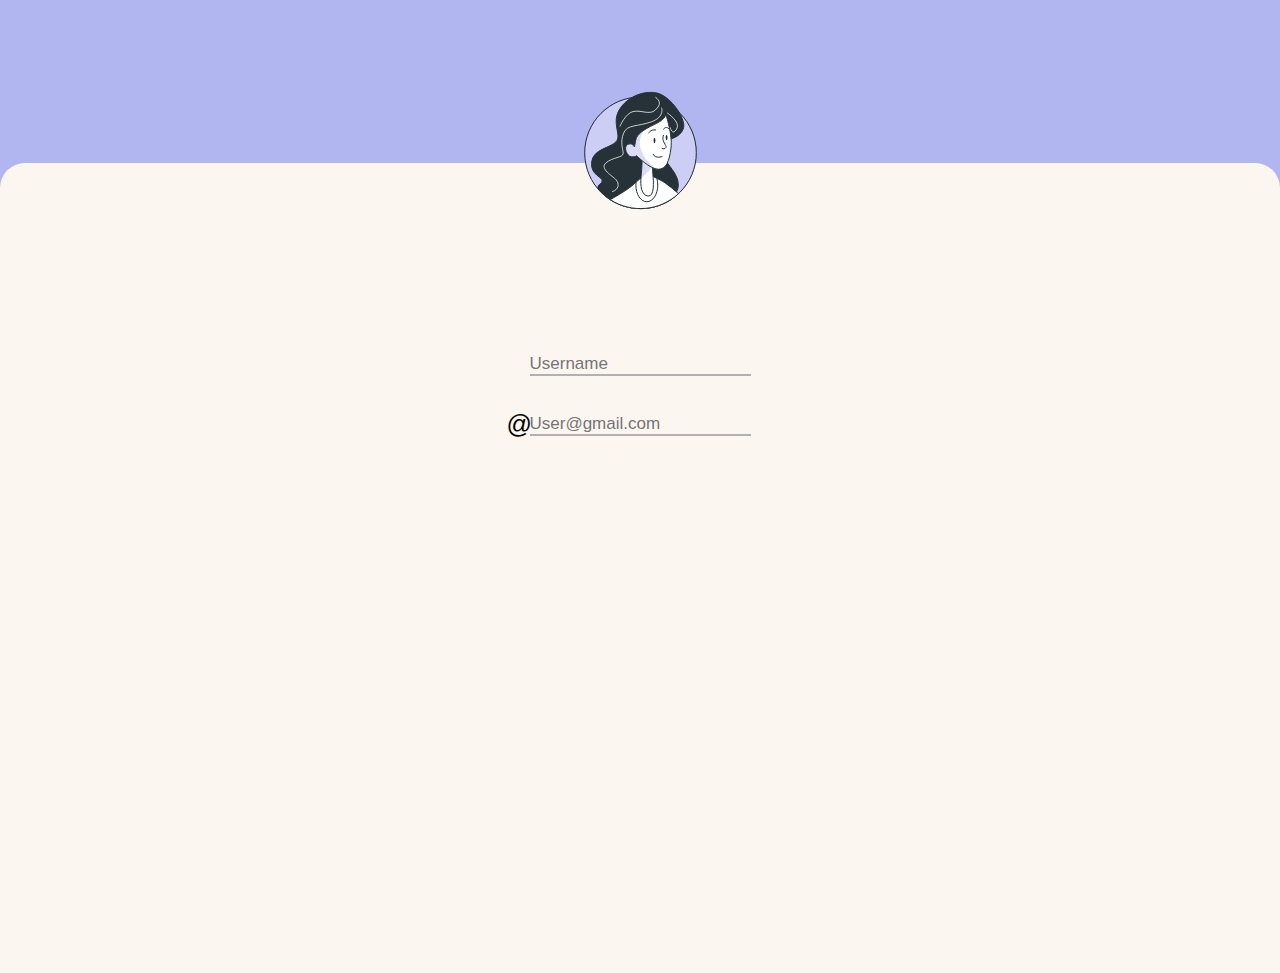
<file: perfil.html>
<!DOCTYPE html>

<html>
	<head>
		<meta charset="utf-8">
		<meta http-equiv="X-UA-Compatible" content="IE=edge">
		<title>Perfil</title>
		<meta name="description" content="">
		<meta name="viewport" content="width=device-width, initial-scale=1">
		<link rel="stylesheet" href="css/style.css">
		<link rel="stylesheet" href="https://cdnjs.cloudflare.com/ajax/libs/font-awesome/6.1.0/css/all.min.css" integrity="sha512-10/jx2EXwxxWqCLX/hHth/vu2KY3jCF70dCQB8TSgNjbCVAC/8vai53GfMDrO2Emgwccf2pJqxct9ehpzG+MTw==" crossorigin="anonymous" referrerpolicy="no-referrer" />
		
	</head>

      
	<body>
		<div class="header-perfil ">
			<div class="icone-voltar">
				<a href="index.html" aria-label="link do icone para
				 voltar a página inicial do site"><i class="fa-solid fa-angle-left"></i>
				</a></div>
				<img src="fotos/login.svg" class="img-l" alt="Imagem tela login e perfil" id="img-perfil"> 
		</div>

		<div class="container-perfil">
			<div class="box-perfil">
				<div class="formu-perfil">
                   <div class="user-name">
					<div class="usernome"></div>
					<input type="text" id="emailInput" disabled="" placeholder="Username">
				
					
				   </div>
				      
					<div class="useremail">
						<div class="user-email"></div>
						<input type="email" id="emailInput" disabled="" placeholder="User@gmail.com">
						
					</div>

				    		 <!-- <div class="feedback-btn">

				      
								<ul class="avaliacao">
				<p class="text-avaliaçaõ">avaliaçao</p>
				      
						      <li class="star-icon ativo" data-avaliacao="1"></li>
						      <li class="star-icon" data-avaliacao="2"></li>
						      <li class="star-icon" data-avaliacao="3"></li>
						      <li class="star-icon" data-avaliacao="4"></li>
						      <li class="star-icon" data-avaliacao="5"></li>
						    </ul>	
								
						</div> -->

	</body>



</html>
</file>
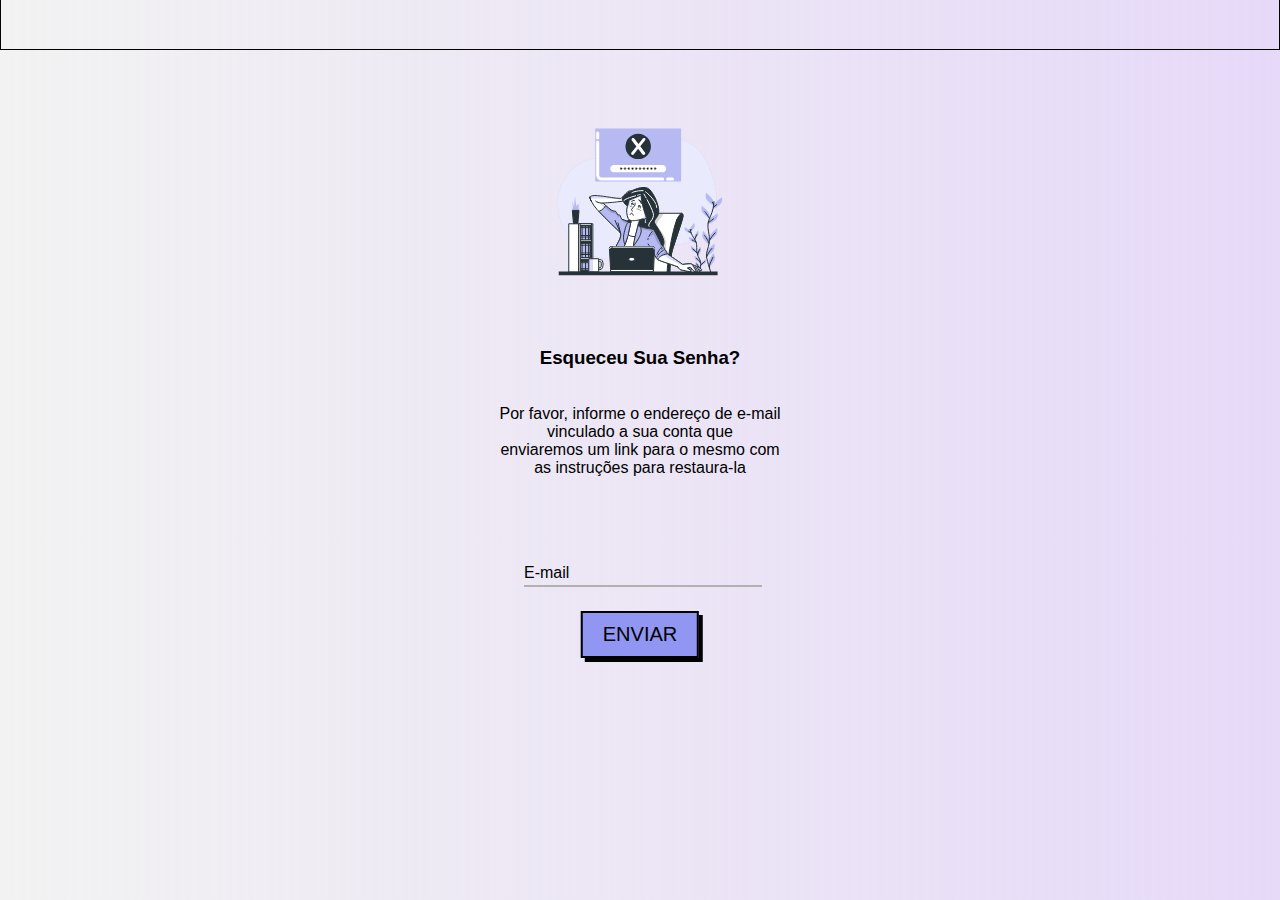
<file: senha.html>
<!DOCTYPE html>

<html>
	<head>
		<meta charset="utf-8">
		<meta http-equiv="X-UA-Compatible" content="IE=edge">
		<title></title>
		<meta name="description" content="">
		<meta name="viewport" content="width=device-width, initial-scale=1">
		<meta name="theme-color" content="#9196F2"/>
		<link rel="stylesheet" href="css/style.css">
		<link rel="stylesheet" href="https://cdnjs.cloudflare.com/ajax/libs/font-awesome/6.1.0/css/all.min.css" integrity="sha512-10/jx2EXwxxWqCLX/hHth/vu2KY3jCF70dCQB8TSgNjbCVAC/8vai53GfMDrO2Emgwccf2pJqxct9ehpzG+MTw==" crossorigin="anonymous" referrerpolicy="no-referrer" />



	</head>
	<body>
		<div class="header-bx">
            	
               <div class="icone-voltar">
						<a href="login.html" aria-label="link do icone para voltar a página anterior">
							<i class="fa-solid fa-angle-left"></i>
							
					</a></div>	

		</div>
       
	
            
		

            
		<div class="titulo-texto">
			<div class="imagem-senha">

		     <img src="fotos/restaurar.svg" alt="Imagem cadeado esqueceu sua senha" id="img-senha">
		     <br><br>

			 </div>

			 <h3>Esqueceu Sua Senha?</h3> 
			         <br><br>
					  <p class="textoo">Por favor, informe o
					  endereço de e-mail<br> vinculado
					 a sua conta que<br> enviaremos
					 um link para o mesmo com<br> as
					 instruções para restaura-la
					</p>
				<br><br>

		</div>

         <div class="content-senha">
		<div class="content-bx">
			
              <form action="">
							<div class="input-usuario">
								
								<input type="text" nome="email" id="email" class="inputuser" required>
								
								<label for="email" class="lab-input">E-mail</label>
							</div>

							<div class="input-bt">

								<input type="submit" id="submit" value="Enviar">
						 </div>
							<br><br><br><br>
					</form>
					

		</div>


		
 </div>


		
	</body>
</html>
</file>
<file: css/style.css>
*{
    box-sizing: border-box;
    font-family: 'Roboto' , sans-serif;
    margin: 0;
    padding: 0;
}
:root{
    --color-primary: #9196F2;
    --colo-black: #000;
    --color-white: #fff;
}
body{
    background: linear-gradient(90deg, #F2F2F2 0%, #cfb6f283 100%);
	height: 60vh;
}

/* estilos da pag cadastro */



.container-cadastro{
	position: relative;
	width: 100%;
	height: 100vh;
	display: flex;
}
.img-x{
	width: 50%;
	height: 100%;
	background-color: #b2b6f0;
	padding: 20px;
}
.img-x img{
	width: 100%;
	height: 100%;
}
.content-box{
	display: flex;
	justify-content: center;
	align-items: center;
	background-color: transparent;
	width: 50%;
	height: 89%;
	margin-top: 5%;
	
}
.content-box .form-box{
	width: 50%;
	
}
.content-box .form-box .cadastro{
	color: rgb(80, 75, 75);
	font-weight: 600px;
	font-size: 1.3em;
	margin-bottom: 15px;
	 text-transform: uppercase; 
	text-align: center;

}
.content-box .form-box{
	margin-bottom: 20px;
	 
}
.content-box .form-box .input-bx input{
	width: 100%;
	padding: 10px;
	outline: none;
	font-weight: 400;
	border: none;
	font-size: 17px;
	color:#32324f;
	background-color: #ecf2ec;
	border-radius: 4px;
}
.content-box .form-box .input-bx span{
	font-size: 16px;
	margin-bottom: 5px;
	display: inline-block;
	color: #32324f;
	font-weight: 400;
}
.content-box .form-box .input-bx::placeholder{
	color: #a9adb6;
}


 /* botaõ de login e esqueceu a senha */
 #submit{
	background-color: var(--color-primary);
	border: 2px solid var(--colo-black);
	box-shadow: 4px 4px 0 var(--colo-black);
	color: var(--colo-black);
	display: block;
	font-size: 1.25rem;
	padding: .75rem 1rem;
	max-width: 43rem;
	text-align: center;
	text-decoration: none;
	text-transform: uppercase;
	border-radius: 0;
	
	
}

#submit:hover{
	background-color:#656cf1;
}

h5 .linkcadastro{
	
	color:  #7285f2;;
	text-decoration: none;
	
	
} 

 .linkcadastro:hover{
	color: #5667c7;
}


.content-box .form-box .input-box p{
	color: #32324f;
}

.content-box .form-box .input-box p a{
	color: #0000ff;
	text-decoration: none;
}
.content-box .form-box h3{
	color:#607d8b;
	text-decoration: none;
	margin: 40px 0 15px;
	font-weight: 500;
	text-align: center;
	font-size: 22px;
}
@media (max-width: 868px) {
	.container-cadastro .img-x{
		display: none;
	}
	.container-cadastro .content-box{
		width: 100%;
	}

	.container-cadastro .content-box .form-box{
		width: 100%;
		padding: 40px;
		
		margin: 50px;
	}
	.container-cadastro .content-box h3{
		margin: 30px 0 10px;
		
	}
	
}
@media (min-width: 450px){
	.container-cadastro .content-box .form-box .input-box a{
		margin-top: 20px;
	}
}



/*pagina de login*/
.header-login{
	width: 100%;
	height: 70%;
	min-height: 250px;
	display: flex;
	flex-direction: column;
	position: relative;
	background-color: #b2b6f0
   

}
#img-login{
	width: 136px;
	height: 136px;
	position: absolute;
	top: 23%;
    left: 0;
    right: 0;
    margin: auto;
}
.container-login{

     display: flex;
     flex-direction: column;
     width: 100%;
     position: relative;
}


.box-form{
position: absolute;
top: -20px;
left: 0;
right: 0;
margin: auto;
display: flex;
justify-content: center;
align-items: center;
width: 80%;

background-color: #fcf6f1;;


}

#e-mail, #senha, #nome{

border-bottom: 2px solid #b1b1b1;
border-radius: 0;



}
.login {
	
	color: rgb(80, 75, 75);
	font-weight: 600px;
	font-size: 1.3em;
	margin-top: 25px;
	margin-left: auto;
	margin-right: auto;
	display: block;
	margin-bottom: auto;
	text-align: center;
	
	
	
}
.input-form{
	position: relative;
	margin: 37px;

	
}
.inputUser{
	background:none;
	border: none;
	outline: none;
	font-size: 18px;
	width: 100%;
	letter-spacing: 2px;  
}

.label-input{
    position: absolute;
    top: 0px;
    left: 0px;
    pointer-events: none;
    transition: .5s;
}
.inputUser:focus ~ .label-input, 
.inputUser:valid ~ .label-input{
    top: -20px;
    font-size: 12px;
    color: #7285f2;
}
.container-login{
	 height: 100%;
}

.link-cadastro{
position: absolute;
align-items: center;
left: 50%;
transform: translate( -50%);
z-index: 10;
top: 323px;

}
.link-senha{
position: absolute;
align-items: center;
left: 50%;
transform: translate( -50%);
z-index: 10;
top: 325px;

}

.link{

color:  #7285f2;
text-decoration: none;
}
.link:hover {
	color:#5667c7;
}


.link-cadastro{
position: absolute;
align-items: center;
left: 50%;
transform: translate( -50%);
z-index: 10;
top: 290px;

}

a{
	text-decoration: none;
}

#submit{
	 padding: 10px 20px;
}
.input-b{
	 position: relative;
	text-align: center;
	position: absolute;
	align-items: center;
    top: 223px;
    left: 50%;
    transform: translate( -50%);
	z-index: 10;
	
  
}




@media (min-width:400px){
	.link-senha {
		margin-left: 20px;
	}
}




/*pag esquceu senha */

.header-bx{
	width: 100%;
	border-color: var(--colo-black);
    border-style: solid;
    border-width: 0 1px 1px 1px;
	min-height: 50px;
	display: flex;
	flex-direction: column;
	position: relative;


}
.icone-voltar{
	
	position: absolute;
     top: 25px;
     left: 2%;
     transform: translate(0,-50%);
	 z-index: 30;

}
.icone-voltar i{
	color: #8f8d8d;
	font-size: 21px;
	
}
.icone-voltar i:hover{
	
	color: #ffffff;
}
.content-senha{
	display: flex;
     flex-direction: column;
     width: 100%;
     position: relative;
}


#img-senha{
  
    width: 170px;
	height: 170px;   
	margin: 35px;  
}

.titulo-texto{
   text-align: center;
     margin-top: 10%;
       margin: 35px; 

     


}
 .texto{
	text-indent: 0.5em;


}
.content-bx{
position: absolute;
top: 15%;
left: 0;
right: 0;
margin: auto;
display: flex;
justify-content: center;
align-items: center;
width: 80%;
z-index: 10%;

}
.input-usuario{
	position: relative;
	
}
#email{
	width: 90%;
	border-bottom: 2px solid #b1b1b1;
    border-radius: 0;


}
.inputuser{
	background:none;
	border: none;
	outline: none;
	font-size: 18px;
	width: 100%;
	letter-spacing: 2px; 
	margin: 16px; 
	  
}
.lab-input{
	position: absolute;
	top: 0px;
	left: 0px;
	pointer-events: none;
	transition: .5s;
	margin: 16px; 
}

.inputuser:focus ~ .lab-input, 
.inputuser:valid ~ .lab-input{
	top: -20px;
	font-size: 12px;
	color: #7285f2;
}
.input-bt{
	position: relative;
	text-align: center;
	position: absolute;
	align-items: center;
    top: 63px;
    left: 50%;
    transform: translate( -50%);
	z-index: 10;
}



/* tela de perfil */


.header-perfil{
	width: 100%;
	min-height: 190px;
	display: flex;
    flex-direction: column; 
	position: relative; 
	background-color: #b2b6f0
   

}

.container-perfil{

display: flex;
     flex-direction: column;
     width: 100%;
     min-height: 60vh;
     position: relative;

}
#img-perfil{
	width: 123px;
	height: 123px;
	position: absolute;
	top: 47%;
    left: 0;
    right: 0;
    margin: auto;
    z-index: 10;
}
.formu-perfil{
   position: relative;
   display: flex;
   top: 10%;
   width: 80%;
   flex-direction: column;
   height: 300px;
   justify-content: center;
   align-items: center;
   margin-left: auto;
   margin-right: auto;
   letter-spacing: 2px;
   line-height: 60px;
   
    
}

.user-email{
    
    display: block;
    position: absolute;
    margin-top: auto;
    margin-bottom: auto;
    margin-left: -23px;
}
.usernome{
    display: flex;
    position: absolute;
    margin-top: auto;
    margin-bottom: auto;
    margin-left: -23px;

    


}
.usernome::after{
    
    content: "\f007";
  font-family:FontAwesome;
  font-size: 25px;
  

}

.user-email::after{
    content: "\40";
    font-size: 25px;

} 
#emailInput{
	width: 100%;
	outline: none;
	font-weight: 400;
	border: none;
	font-size: 17px;
    background-color: transparent;
	border-bottom: 2px solid #b1b1b1;
}

.box-perfil{
border-radius: 25px 25px 0 0;
position: absolute;
top: -27px;
display: flex;
width: 100%;
height: 90vh;
background-color: #fcf6f1;;
z-index: 10%;
}
/* @media (min-width:312px){
	.box-perfil{
		width: 100%;
	}
} */
.avaliacao{
	display: flex;
   }
  .star-icon{
	list-style-type: none;
/*	border: 1px solid #fff;*/
	cursor: pointer;
	color: #ffe500;
	font-size: 35px;/* alterar o tamanho das estrelas */
  }
  .star-icon::before{
	content: "\2605";
  }
  .star-icon.ativo ~ .star-icon::before{
	content: "\2606";
  }
  .avaliacao:hover .star-icon::before{
	content: "\2605";
  }
  .star-icon:hover ~ .star-icon::before{
	content: "\2606";
  }

.text-avaliaçaõ{
	text-transform: capitalize;
	margin-left: -13px;
}
</file>
<file: css/stylee.css>
@charset "UTF-8";
@import url('https://fonts.googleapis.com/css2?family=Roboto:wght@500&display=swap');

*{
    margin: 0;
    padding: 0;
    box-sizing: border-box;
    font-family: 'Roboto', sans-serif;

}

:root{
    --color-primary: #9196F2;
    --color-secundary:#B6B9F2;
    --colo-black: #000;
    --color-white: #fff;
    --color-dark:#464A8C;
}

body{
    background: linear-gradient(90deg, #F2F2F2 0%, #cfb6f283 100%);
    padding: 0 1rem;
}


/*HEADER*/
header{
    margin: 0 auto;
}

nav{
    padding-top: 1rem;
    display: flex;
    flex-direction: column;
    justify-content: space-evenly;
    align-items: center;
}
.ul-normal{
    display: flex;
    list-style: none;
    gap: 3rem;
    align-items: baseline;
}
.ul-anormal{
    list-style: none;
}

.jornada{
    display: flex;
    align-items: center;
}

header#cabecalho img#logo {
    position: absolute;
    max-width: 100%;
    left: 0;
    right: 0;
    margin: auto;
}


/*MAIN*/
.container{
    display: flex;
    flex-wrap: wrap;
    justify-content: space-evenly;
    margin: 0 auto; 
    padding: 4rem 3rem 4rem 3rem;
    align-items: center;
    gap: 3rem;
    max-height:100%;
    overflow:hidden;
}
.containerb{
    padding: 0 1rem;
}

.containerb h3{
    padding-top: 1rem;
}
.item-1{
    order: -1;
}
.item-3{
    flex-grow: 4;
}

.container p{
    font-size: 1.25rem;
    padding: 5px;
    padding-right: 1.25rem;
}

h1{
    font-size: 3rem;
    line-height: 105%;
}
h2{
    font-size: 2.5rem;
}

div{
    padding-top: 1rem;
}

img{
    display: flex;
    max-width: 100%;
}

.borda{
    border-color: var(--color-dark);
    border-style: solid;
    border-width: 0 1px 1px 1px;
    padding-bottom: 5rem;
}
#cabecalho{
    padding-top: 2rem;
    padding-bottom: 10rem;
}

.text-primary{
    color: var(--color-primary);
}
.decoration{
    display: block;
    position: relative;
}
.decoration::after{
    content: '';
    background: url('../fotos/three-dashes.svg');
    position: absolute;
    top: -0.50rem;
    height: 36px;
    width: 40px;
}

.buttonNovo{
    display: flex;
    align-items: center;
    justify-content: space-between;
}

.button {
	background-color: var(--color-secundary);
	border: 2px solid var(--colo-black);
	box-shadow: 4px 4px 0 var(--colo-black);
	color: var(--colo-black);
	display: block;
	font-size: 1.25rem;
	padding: .75rem 1rem;
	max-width: 10rem;
	text-align: center;
	text-decoration: none;
}
.button:hover{
    background-color:#656cf1;
}
#ultimo{
    background-color: var(--color-primary);
}
#ultimo:hover{
    background-color:#656cf1;
    
}
.cardJornada{
    background-color: var(--color-primary);
    border: 2px solid var(--colo-black);
    box-shadow: 4px 4px 0 var(--colo-black);
    padding: 0.1rem;
    width: fit-content;
    text-align: center;
}
.em-dev{
    margin: 0 auto;
}  
/*MAIN-VIDEOS*/
section{
    padding: 0 1rem;
}
.container-video{
    max-width: 400px;
    padding: 2vh;
    margin: 0 auto;
}
.div-video{
    width: 100%;
    padding-top: 50%;
    position: relative;
}
.div-video iframe{
    width: 100%;
    height: 100%;
    position: absolute;
    top: 0;
    left: 0;
    border-radius: 10px;
}

/*CARDS*/

.course-section{
    padding-bottom: 8rem;

}
.cards{
    display: flex;
    flex-direction: column;
    align-items: start;
    gap: 1.25rem;
    margin-top: 3rem;
    margin-bottom: 4rem;

}
.card{
    background-color: var(--color-primary);
    border: 2px solid var(--colo-black);
    box-shadow: 4px 4px 0 var(--colo-black);
    max-width: 17rem;
    text-align: start;
    padding: 2rem 0 0 2rem;
}
.card:nth-child(2n){
    align-items: end;
    background-color: var(--color-secundary);
}
.card strong{
    display: block;
    font-size: 1.5rem;
    margin: 1rem 0;
}
.card a{
    display: block;
    margin: 3rem 0 0 auto;
    width: fit-content;
}

/*~~~RESPONSIVIDADE~~~~*/

@media screen and (min-width: 48rem){
  
    nav{
        flex-direction: row;
        justify-content: space-around;
        flex-wrap: wrap;
        align-items: start;
    }
    ul{
        padding-right: 5rem;
    }
    .buttonNovo{
        justify-content: space-between;
    }
 }
 @media screen and (min-width: 72rem){
    .container{
        max-width:65rem;
        align-items: self-end;
        flex-wrap: nowrap;
        overflow:visible;
    }
    .item-1{
        order: 1;
    }
    .container img{
        padding-left: 10rem;
    }
    .containerb {
    padding: 0;
    text-align: initial;
     max-width: 80%;
}
.containerb h3{
    padding-top: 3rem;
    padding-left: 6rem;
    text-align: center;
}
.textoImge{
    gap: 3rem;
    margin: 0 auto;
    display: flex;
    align-items: self-end;
    max-width: 50%;
}
.textoJornada{
    gap: 3rem;
    margin: 0 auto;
    display: block;
    text-align: start;
    max-width: 30%;
}
.containerJornada{
    display: block;
    margin: 0 auto;
    max-width: 50%;
}

.caixaJornada{
    display: flex;
    justify-content:space-between;
    align-items: last  baseline;
}

.div-video iframe{
    width: 100%;
    height: 100%;
    position: inherit;
    border-radius: 10px;
}
}
@media screen and (min-width: 40rem){
    .cards{
        flex-direction: row;
        flex-wrap: wrap;
        justify-content: center;
    }

    .card:nth-child(2n){
        margin-top: 1rem;
    }
}
</file>
